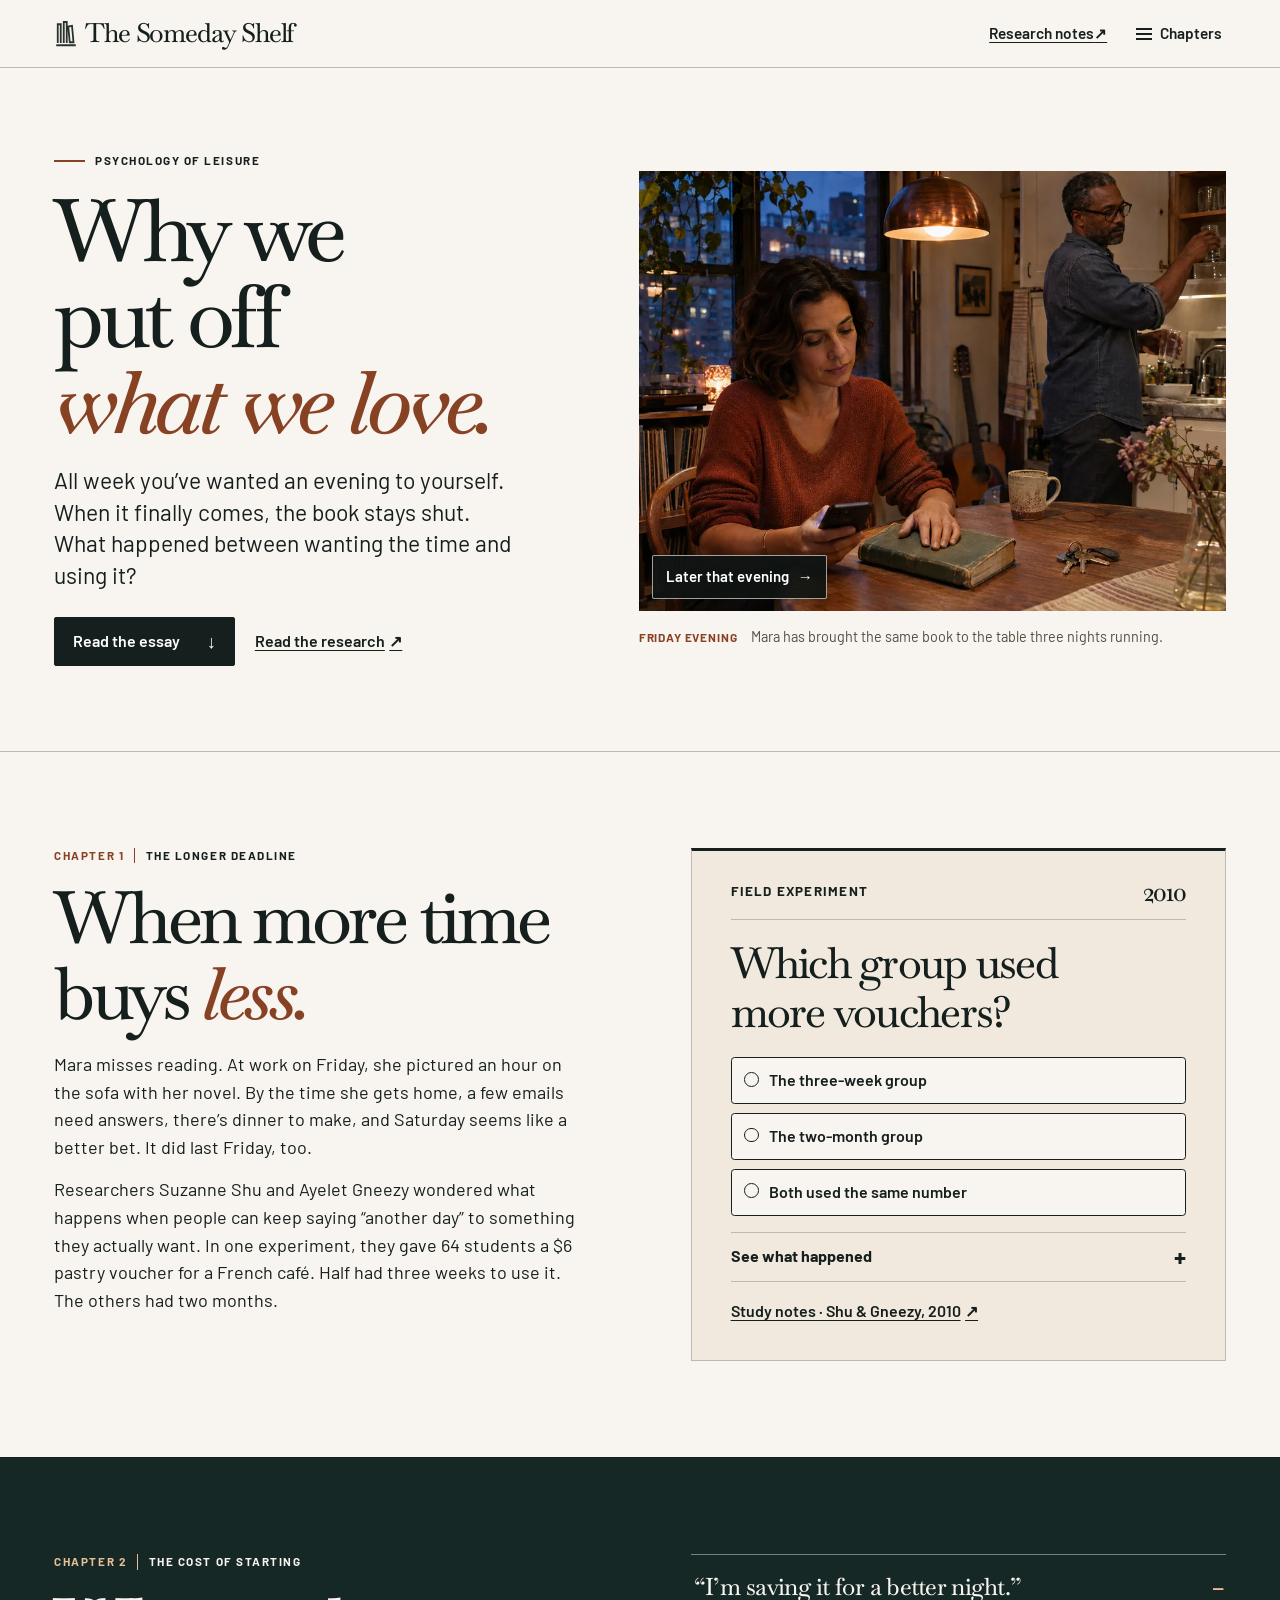
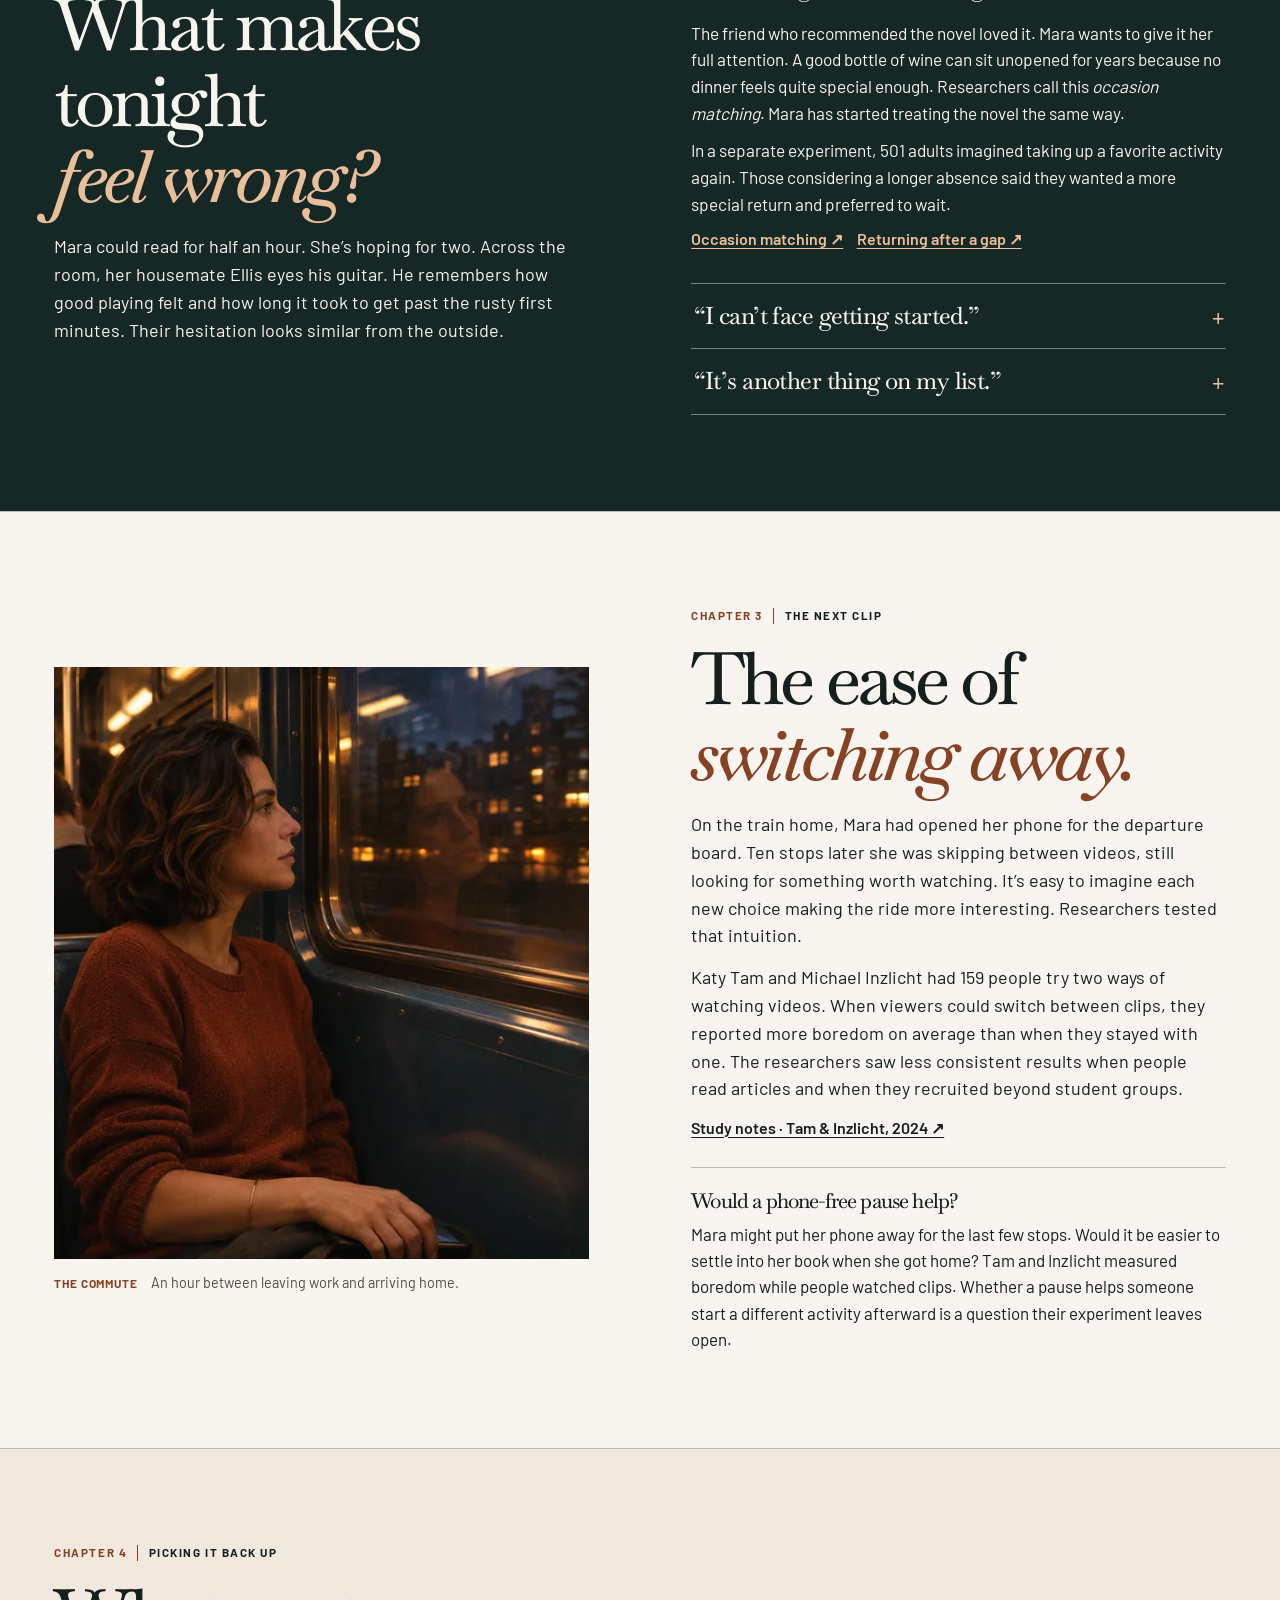
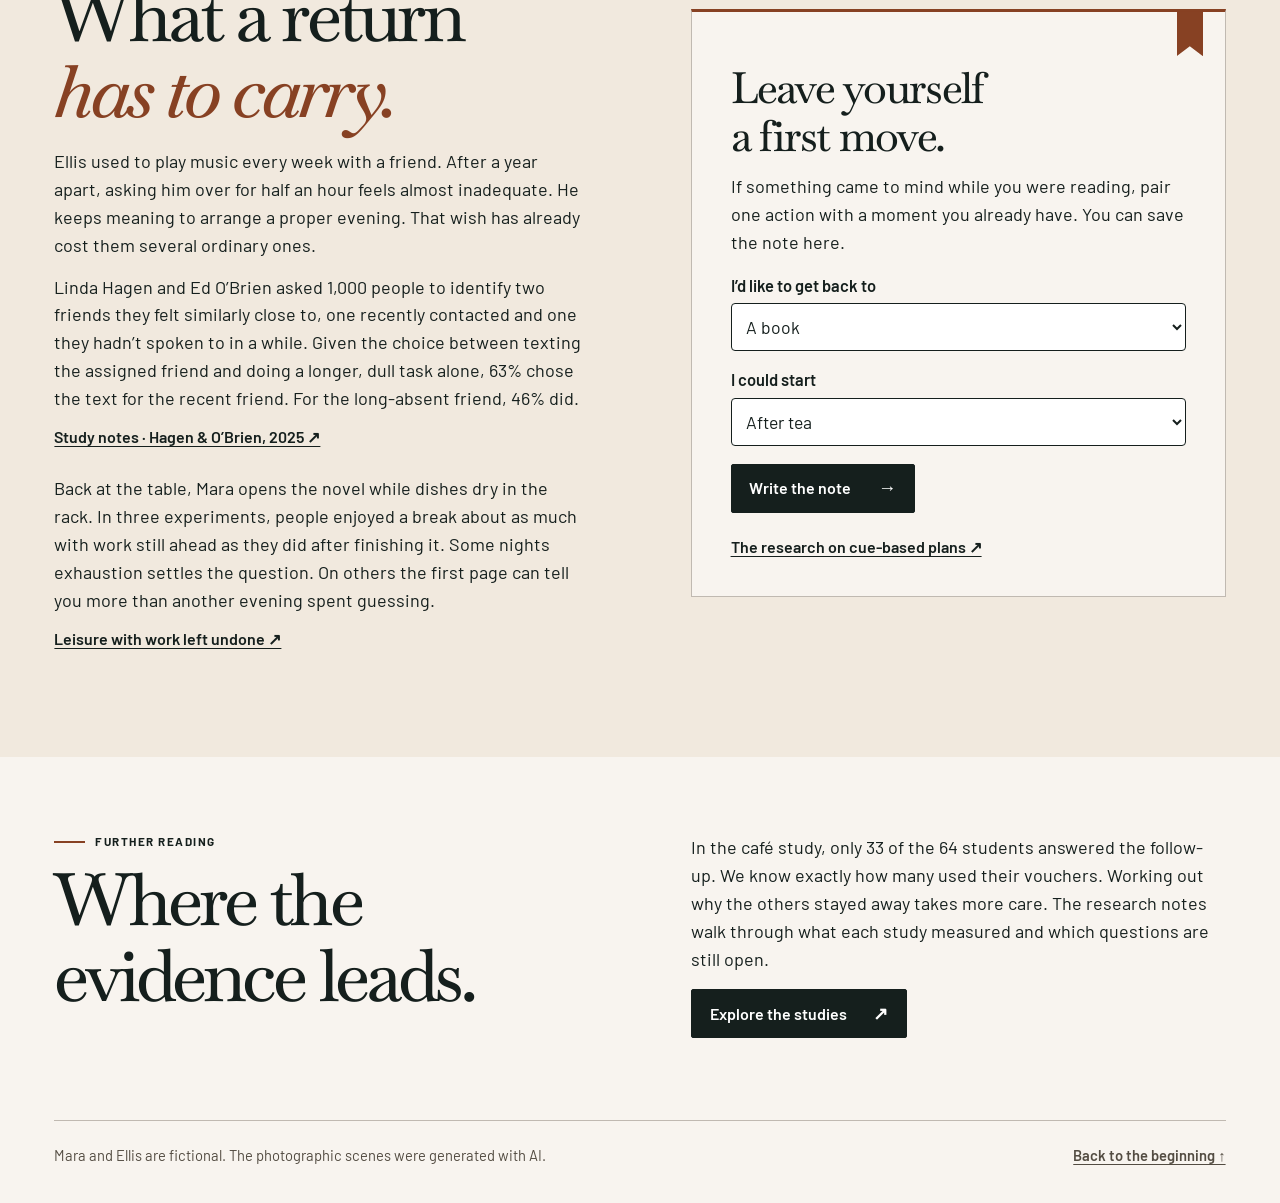
<file: index.html>
<!doctype html>
<html lang="en">
<head>
  <meta charset="utf-8">
  <meta name="viewport" content="width=device-width, initial-scale=1">
  <meta name="theme-color" content="#f6f4ef">
  <title>The Someday Shelf · Why we put off things we love</title>
  <meta name="description" content="An interactive essay on why we postpone leisure, save experiences for better occasions, and hesitate to return to people and activities we miss.">
  <meta property="og:title" content="The Someday Shelf">
  <meta property="og:description" content="The psychology of postponing what we want, told through one ordinary evening and the experiments that help explain it.">
  <meta property="og:image" content="https://jowidy.github.io/the-someday-shelf/assets/evening-960.webp">
  <link rel="icon" href="assets/mark.svg" type="image/svg+xml">
  <link rel="preload" href="assets/Baskervville.woff2" as="font" type="font/woff2" crossorigin>
  <link rel="stylesheet" href="style.css">
  <script src="story.js" defer></script>
</head>
<body id="top">
<a class="skip" href="#story">Skip to the story</a>
<header class="topbar">
  <div class="top-inner">
    <a class="brand" href="#top"><img src="assets/mark.svg" alt="" width="32" height="32">The Someday Shelf</a>
    <nav aria-label="Main navigation">
      <a class="top-research" href="research.html">Research notes <span aria-hidden="true">↗</span></a>
      <details id="chapter-menu">
        <summary><span class="menu-icon" aria-hidden="true"></span> Chapters</summary>
        <div class="menu-links"><a href="#story">1. The longer deadline</a><a href="#shelf">2. The cost of starting</a><a href="#phone">3. The next clip</a><a href="#bookmark">4. Picking it back up</a><a href="research.html">Research notes ↗</a></div>
      </details>
    </nav>
  </div>
  <progress id="progress" value="0" max="100" aria-hidden="true"></progress>
</header>
<main>
  <section class="hero wrap" aria-labelledby="hero-title">
    <div class="hero-copy">
      <p class="eyebrow"><span class="ink-rule" aria-hidden="true"></span>Psychology of leisure</p>
      <h1 id="hero-title">Why we put off<br><em>what we love.</em></h1>
      <p class="dek">All week you’ve wanted an evening to yourself. When it finally comes, the book stays shut. What happened between wanting the time and using it?</p>
      <div class="hero-actions"><a class="button primary" href="#story">Read the essay <span aria-hidden="true">↓</span></a><a class="quiet-link" href="research.html">Read the research <span aria-hidden="true">↗</span></a></div>
    </div>
    <figure class="hero-art">
      <div class="cover" id="evening-scene">
        <picture><source srcset="assets/evening-560.webp 560w, assets/evening-960.webp 960w, assets/evening-1440.webp 1440w" sizes="(min-width: 1200px) 590px, (min-width: 840px) 48vw, (min-width: 640px) 590px, 94vw"><img src="assets/evening-960.webp" width="1448" height="1086" fetchpriority="high" alt="Mara holds her phone at the kitchen table, one hand on a closed novel. Ellis puts away a glass. His guitar rests against the wall."></picture>
        <img class="later-frame" id="later-frame" width="1448" height="1086" loading="lazy" src="assets/later-560.webp" srcset="assets/later-560.webp 560w, assets/later-960.webp 960w, assets/later-1440.webp 1440w" sizes="(min-width: 840px) 50vw, 94vw" aria-hidden="true" alt="">
        <button class="only-js" id="scene-toggle" aria-expanded="false" aria-controls="later-caption"><span class="frame-label">Later that evening</span> <span aria-hidden="true">→</span></button>

      </div>
      <figcaption><span class="fig-index">Friday evening</span><span id="early-caption">Mara has brought the same book to the table three nights running.</span><span id="later-caption" hidden>The phone is face down. Mara reads while Ellis picks up his guitar.</span></figcaption>
    </figure>
  </section>

  <section id="story" class="chapter ticket-chapter">
    <div class="wrap story-grid">
      <div class="intro">
        <p class="eyebrow"><span>Chapter 1</span> The longer deadline</p>
        <h2>When more time<br>buys <em>less.</em></h2>
        <p>Mara misses reading. At work on Friday, she pictured an hour on the sofa with her novel. By the time she gets home, a few emails need answers, there’s dinner to make, and Saturday seems like a better bet. It did last Friday, too.</p>
        <p>Researchers Suzanne Shu and Ayelet Gneezy wondered what happens when people can keep saying “another day” to something they actually want. In one experiment, they gave 64 students a $6 pastry voucher for a French café. Half had three weeks to use it. The others had two months.</p>
      </div>
      <div class="ticket" id="ticket">
        <div class="ticket-head"><span>Field experiment</span><strong>2010</strong></div>
        <h3>Which group used more vouchers?</h3>
        <div class="guess-list only-js" role="group" aria-label="Predict the result">
          <button data-guess="short" aria-pressed="false">The three-week group</button>
          <button data-guess="long" aria-pressed="false">The two-month group</button>
          <button data-guess="same" aria-pressed="false">Both used the same number</button>
        </div>
        <details id="answer"><summary>See what happened</summary>
          <div class="answer-body"><p id="verdict" aria-live="polite">More of the students with the earlier deadline redeemed their vouchers.</p>
            <figure class="chart"><figcaption>Vouchers redeemed</figcaption>
              <div class="bar-label"><span>Three weeks</span> <b>10 of 32</b></div><div class="bar"><i style="--share:31.25%"></i></div>
              <div class="bar-label"><span>Two months</span> <b>2 of 32</b></div><div class="bar"><i style="--share:6.25%"></i></div>
            </figure>
            <p>A separate group expected the longer window to help. In the follow-up, some students who missed out said they kept thinking they could go later.</p>
          </div>
        </details>
        <a class="source" href="research.html#voucher">Study notes · Shu &amp; Gneezy, 2010 <span aria-hidden="true">↗</span></a>
      </div>
    </div>
  </section>

  <section id="shelf" class="chapter shelf-chapter">
    <div class="wrap shelf-layout">
      <div class="intro"><p class="eyebrow"><span>Chapter 2</span> The cost of starting</p>
        <h2>What makes tonight<br><em>feel wrong?</em></h2>
        <p>Mara could read for half an hour. She’s hoping for two. Across the room, her housemate Ellis eyes his guitar. He remembers how good playing felt and how long it took to get past the rusty first minutes. Their hesitation looks similar from the outside.</p>

      </div>
      <div class="spines">
        <details name="hesitation" class="mechanism" open><summary><span>“I’m saving it for a better night.”</span></summary><div>
          <p>The friend who recommended the novel loved it. Mara wants to give it her full attention. A good bottle of wine can sit unopened for years because no dinner feels quite special enough. Researchers call this <em>occasion matching</em>. Mara has started treating the novel the same way.</p>
          <p>In a separate experiment, 501 adults imagined taking up a favorite activity again. Those considering a longer absence said they wanted a more special return and preferred to wait.</p>
          <a class="source" href="research.html#occasion">Occasion matching ↗</a> <a class="source" href="research.html#return">Returning after a gap ↗</a>
        </div></details>
        <details name="hesitation" class="mechanism"><summary><span>“I can’t face getting started.”</span></summary><div>
          <p>Ellis has a recording of a half-finished song. Listening to it means finding the session, tuning the guitar and hearing the passage he couldn’t get right last time. Scrolling asks less of him right now, even though he’d rather spend the evening playing.</p>
          <p>Wouter Kool and his colleagues gave people a choice between laboratory tasks. People often picked the one that asked them to switch rules less often. For Ellis, the interesting question is how much of the effort comes before he plays a note. Would he reach for the guitar after dinner if it were already in tune?</p>
          <a class="source" href="research.html#effort">Study notes · Kool and colleagues, 2010 ↗</a>
        </div></details>
        <details name="hesitation" class="mechanism"><summary><span>“It’s another thing on my list.”</span></summary><div>
          <p>Mara kept a reading list so she could choose a book when the mood struck. Now she wants the newest book on it and feels obliged to read the oldest. If someone told her what she had to read, she might want to pick something else just to keep the choice hers. Psychologists call that impulse <em>reactance</em>. Whether a list you wrote yourself can create the same pressure is an open question.</p>
          <p>A coffee break offers a clue about how leisure starts to feel like work. In one campus study, students who came for coffee and a cookie enjoyed the break more when they could drop in during a two-hour window than when they had chosen an exact time.</p>
          <a class="source" href="research.html#schedule">Scheduling leisure ↗</a> <a class="source" href="research.html#reactance">What reactance studies tested ↗</a>
        </div></details>
      </div>
    </div>
  </section>

  <section id="phone" class="chapter phone-chapter">
    <div class="wrap story-grid phone-grid">
      <figure class="phone-fig"><img src="assets/commute-560.webp" srcset="assets/commute-560.webp 560w, assets/commute-960.webp 960w" sizes="(min-width: 840px) 39vw, 94vw" width="896" height="1120" loading="lazy" alt="On the train, Mara looks past her reflection toward the lights outside. Her phone is in her lap."><figcaption><span class="fig-index">The commute</span> An hour between leaving work and arriving home.</figcaption></figure>
      <div class="intro"><p class="eyebrow"><span>Chapter 3</span> The next clip</p>
        <h2>The ease of<br><em>switching away.</em></h2>
        <p>On the train home, Mara had opened her phone for the departure board. Ten stops later she was skipping between videos, still looking for something worth watching. It’s easy to imagine each new choice making the ride more interesting. Researchers tested that intuition.</p>
        <p>Katy Tam and Michael Inzlicht had 159 people try two ways of watching videos. When viewers could switch between clips, they reported more boredom on average than when they stayed with one. The researchers saw less consistent results when people read articles and when they recruited beyond student groups.</p>
        <a class="source" href="research.html#switch">Study notes · Tam &amp; Inzlicht, 2024 ↗</a>
        <aside class="aside-note"><h3>Would a phone-free pause help?</h3><p>Mara might put her phone away for the last few stops. Would it be easier to settle into her book when she got home? Tam and Inzlicht measured boredom while people watched clips. Whether a pause helps someone start a different activity afterward is a question their experiment leaves open.</p></aside>
      </div>
    </div>
  </section>

  <section id="bookmark" class="chapter end-chapter">
    <div class="wrap story-grid">
      <div class="intro"><p class="eyebrow"><span>Chapter 4</span> Picking it back up</p>
        <h2>What a return<br><em>has to carry.</em></h2>
        <p>Ellis used to play music every week with a friend. After a year apart, asking him over for half an hour feels almost inadequate. He keeps meaning to arrange a proper evening. That wish has already cost them several ordinary ones.</p>
        <p>Linda Hagen and Ed O’Brien asked 1,000 people to identify two friends they felt similarly close to, one recently contacted and one they hadn’t spoken to in a while. Given the choice between texting the assigned friend and doing a longer, dull task alone, 63% chose the text for the recent friend. For the long-absent friend, 46% did.</p>
        <a class="source" href="research.html#return">Study notes · Hagen &amp; O’Brien, 2025 ↗</a>
        <p>Back at the table, Mara opens the novel while dishes dry in the rack. In three experiments, people enjoyed a break about as much with work still ahead as they did after finishing it. Some nights exhaustion settles the question. On others the first page can tell you more than another evening spent guessing.</p><a class="source" href="research.html#background">Leisure with work left undone ↗</a>
      </div>
      <div class="bookmark-card">
        <span class="ribbon" aria-hidden="true"></span>
        <h3>Leave yourself<br>a first move.</h3>
        <p>If something came to mind while you were reading, pair one action with a moment you already have. You can save the note here.</p>
        <form id="bookmark-form" class="only-js">
          <label for="pastime">I’d like to get back to</label>
          <select id="pastime" name="pastime"><option value="book">A book</option><option value="game">A game</option><option value="music">An album</option><option value="draw">Drawing</option><option value="guitar">Playing guitar</option><option value="friend">A friendship</option></select>
          <label for="cue">I could start</label>
          <select id="cue" name="cue"><option value="tea">After tea</option><option value="dinner">After dinner</option><option value="weekend">This weekend</option></select>
          <button class="button primary" type="submit">Write the note <span aria-hidden="true">→</span></button>
        </form>
        <noscript><p>A note on paper works too. “After tea, I’ll open my book and read one page. Then I can stop or keep going.”</p></noscript>
        <div id="bookmark-out" hidden><h4 id="bookmark-title" tabindex="-1">A note to myself</h4><p id="plan-text"></p><div class="save-actions"><button id="keep-plan" type="button">Save on this device</button><button id="clear-plan" type="button">Remove saved copy</button></div><p id="plan-status" class="status" role="status"></p></div>
        <a class="source" href="research.html#plans">The research on cue-based plans ↗</a>
      </div>
    </div>
  </section>
  <section class="afterword wrap">
    <div><p class="eyebrow"><span class="ink-rule" aria-hidden="true"></span>Further reading</p><h2>Where the evidence leads.</h2></div>
    <div><p>In the café study, only 33 of the 64 students answered the follow-up. We know exactly how many used their vouchers. Working out why the others stayed away takes more care. The research notes walk through what each study measured and which questions are still open.</p>
    <a class="button primary" href="research.html">Explore the studies <span aria-hidden="true">↗</span></a></div>
  </section>
</main>
<footer class="colophon wrap"><span>Mara and Ellis are fictional. The photographic scenes were generated with AI.</span><a href="#top">Back to the beginning ↑</a></footer>
</body></html>
</file>
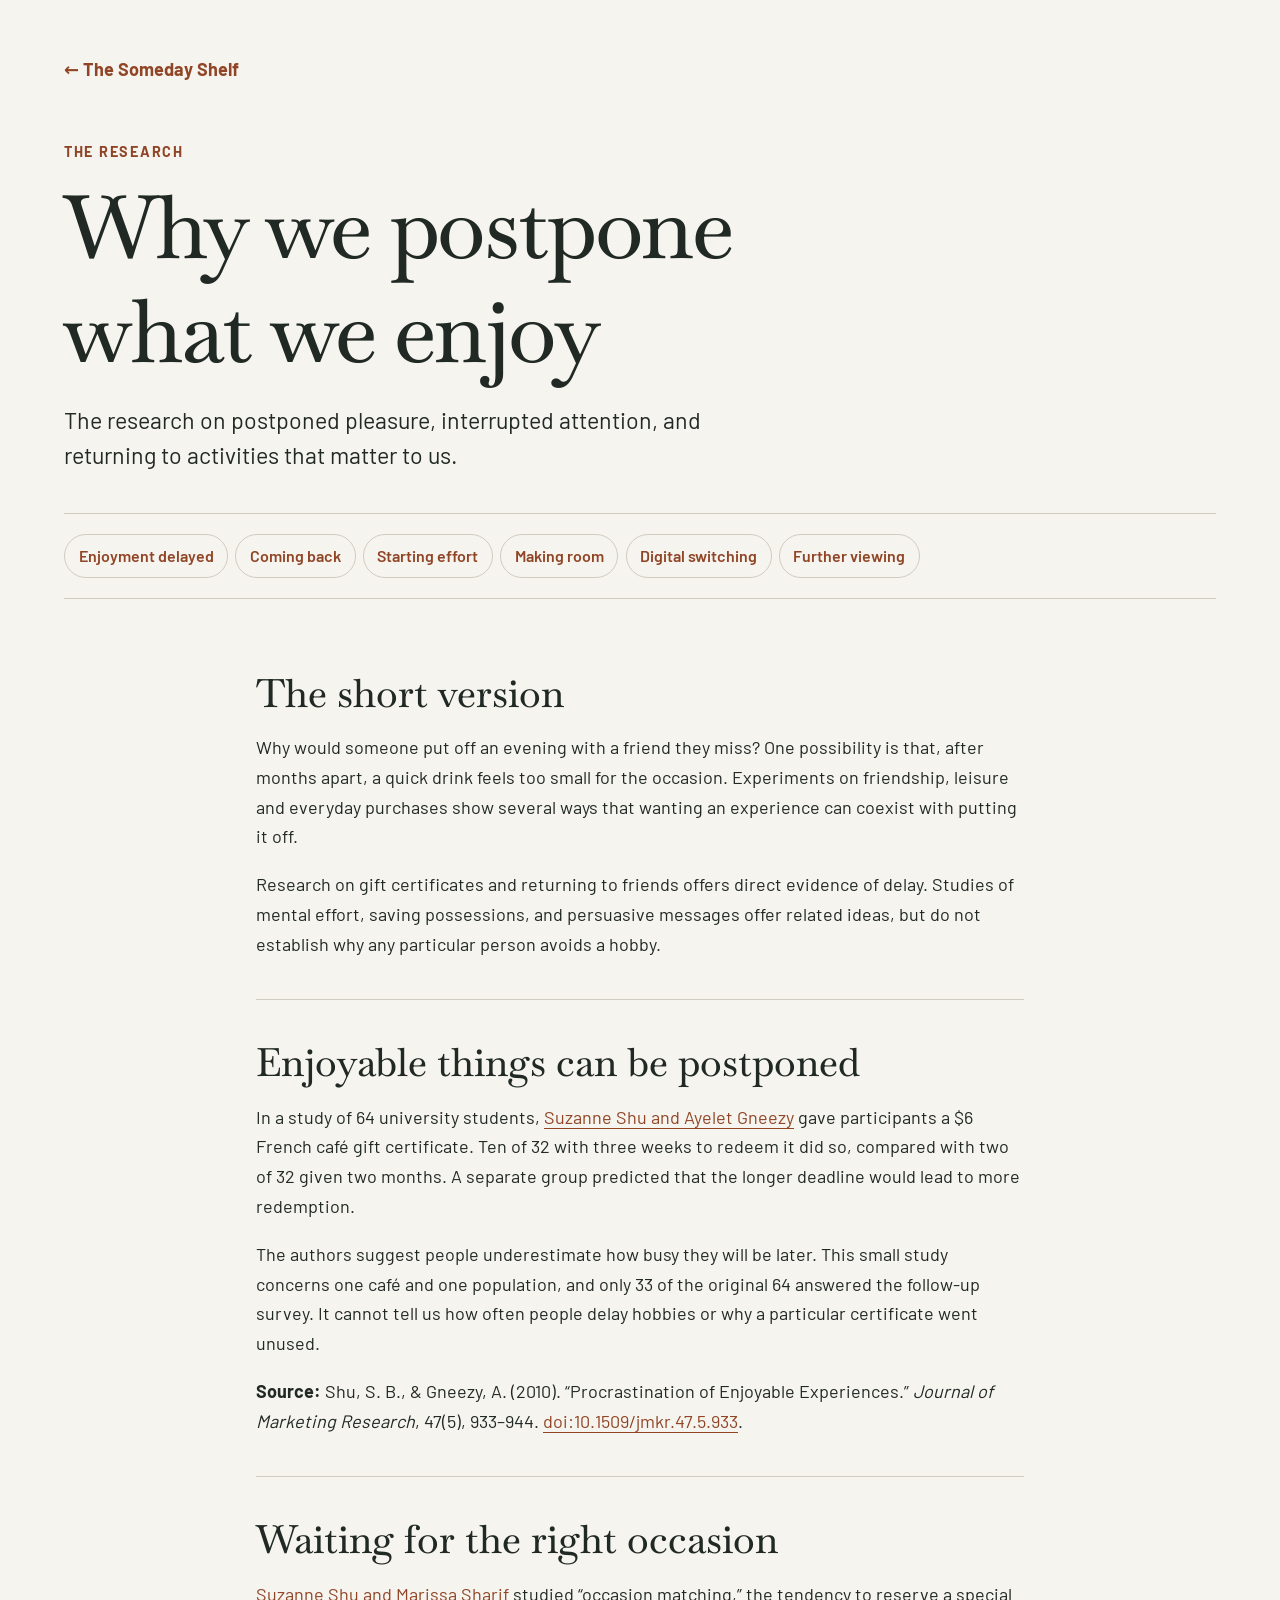
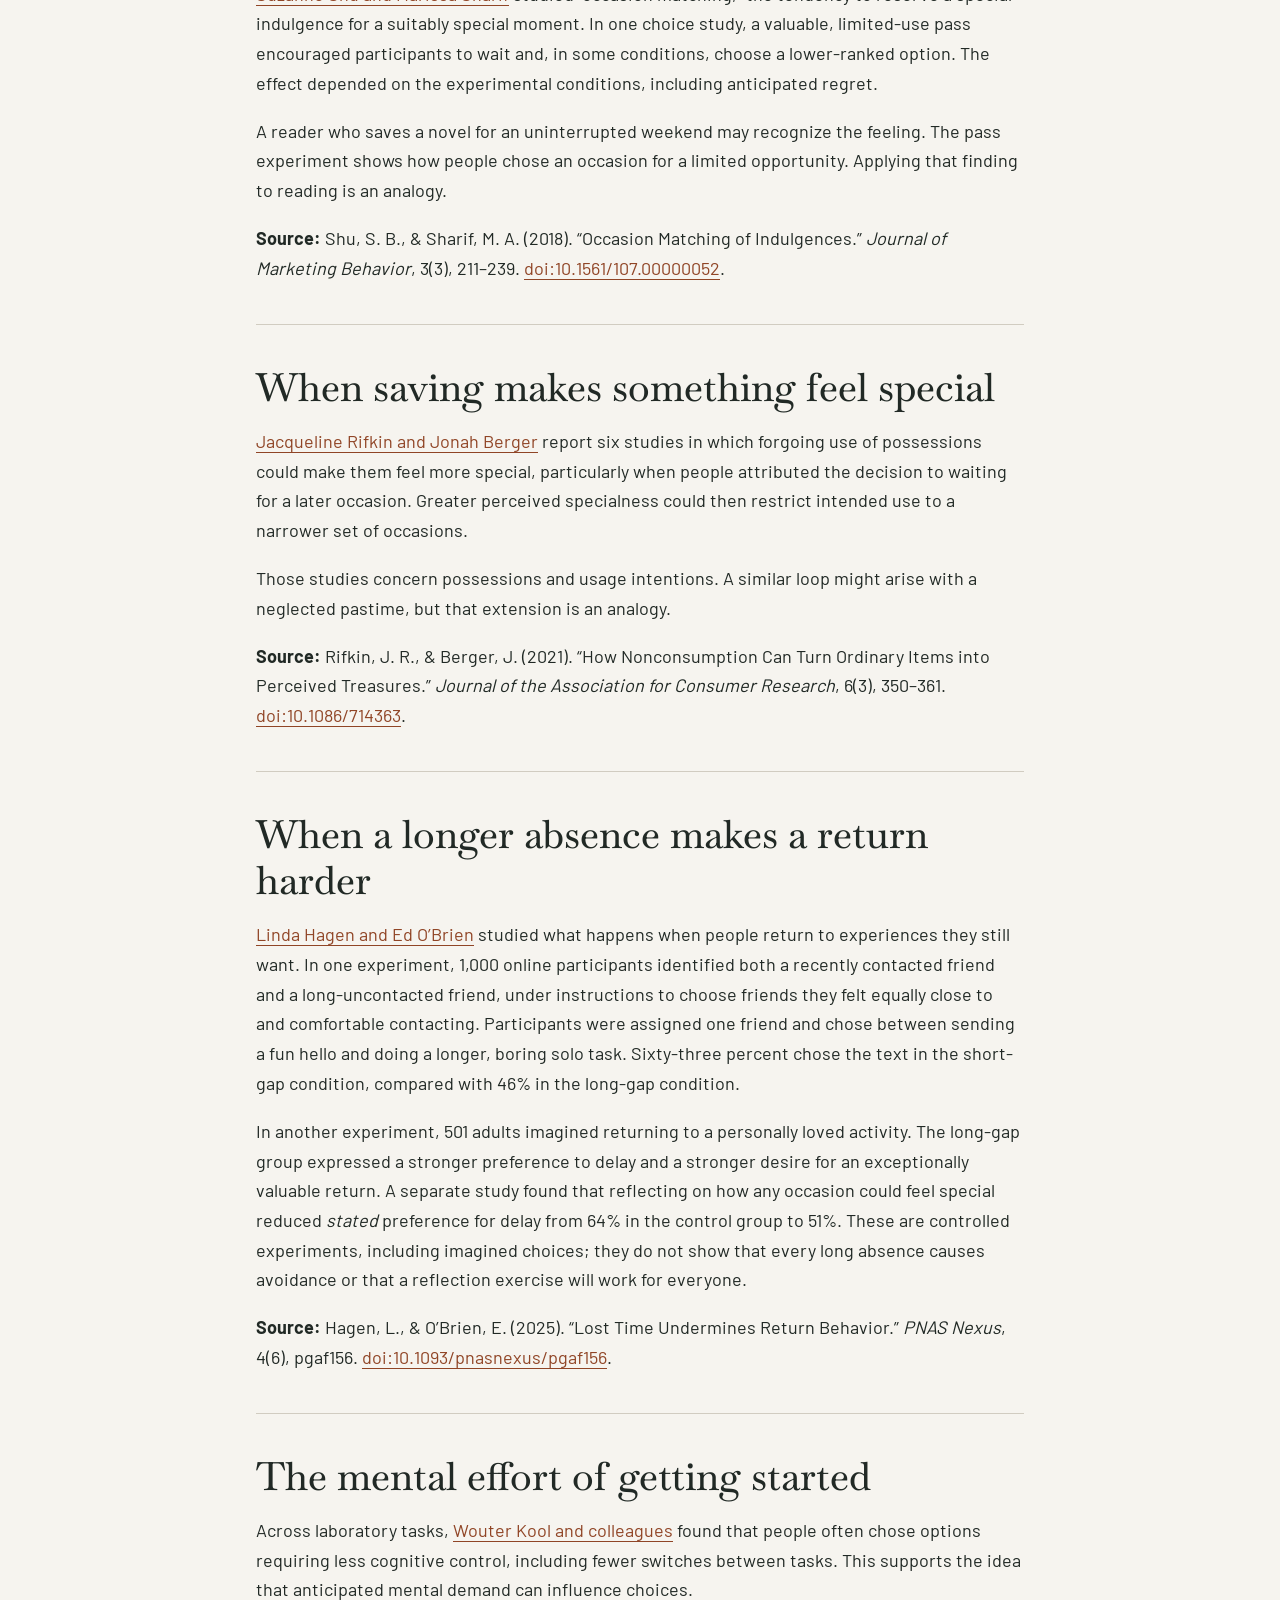
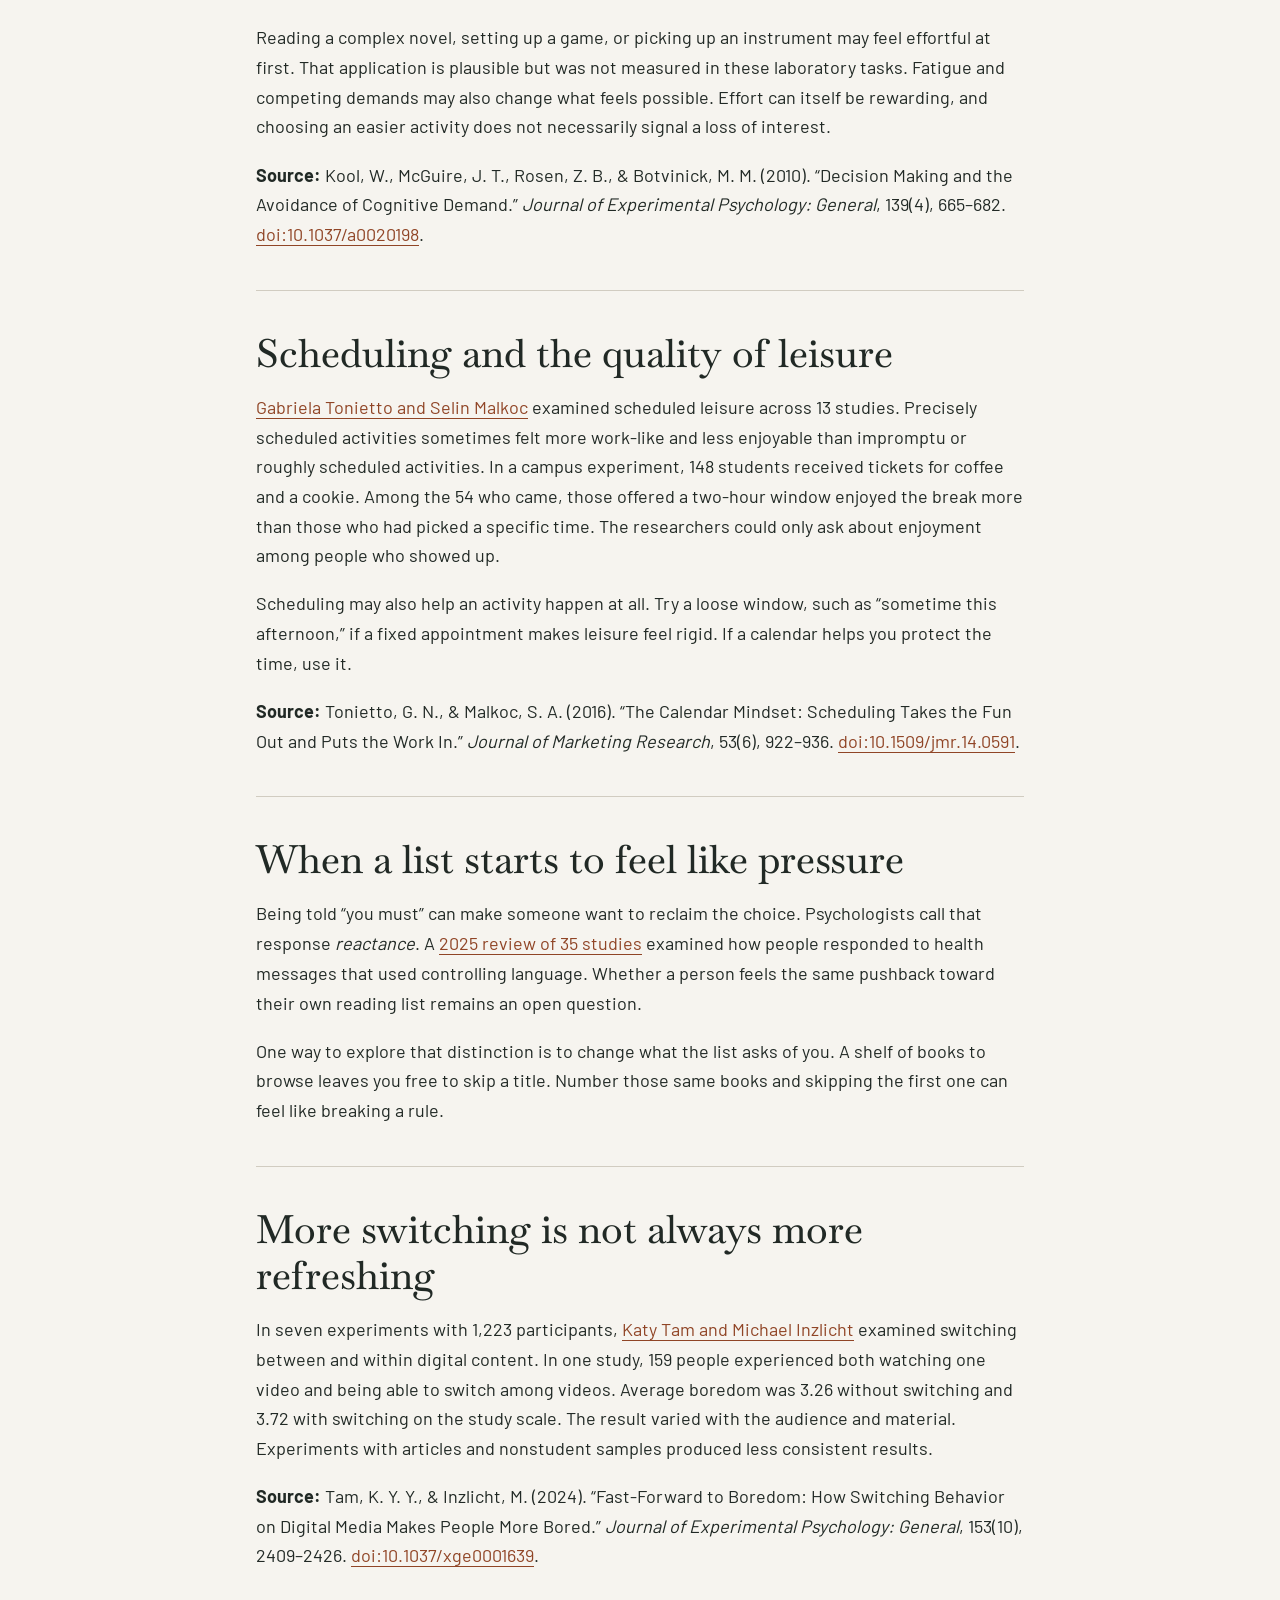
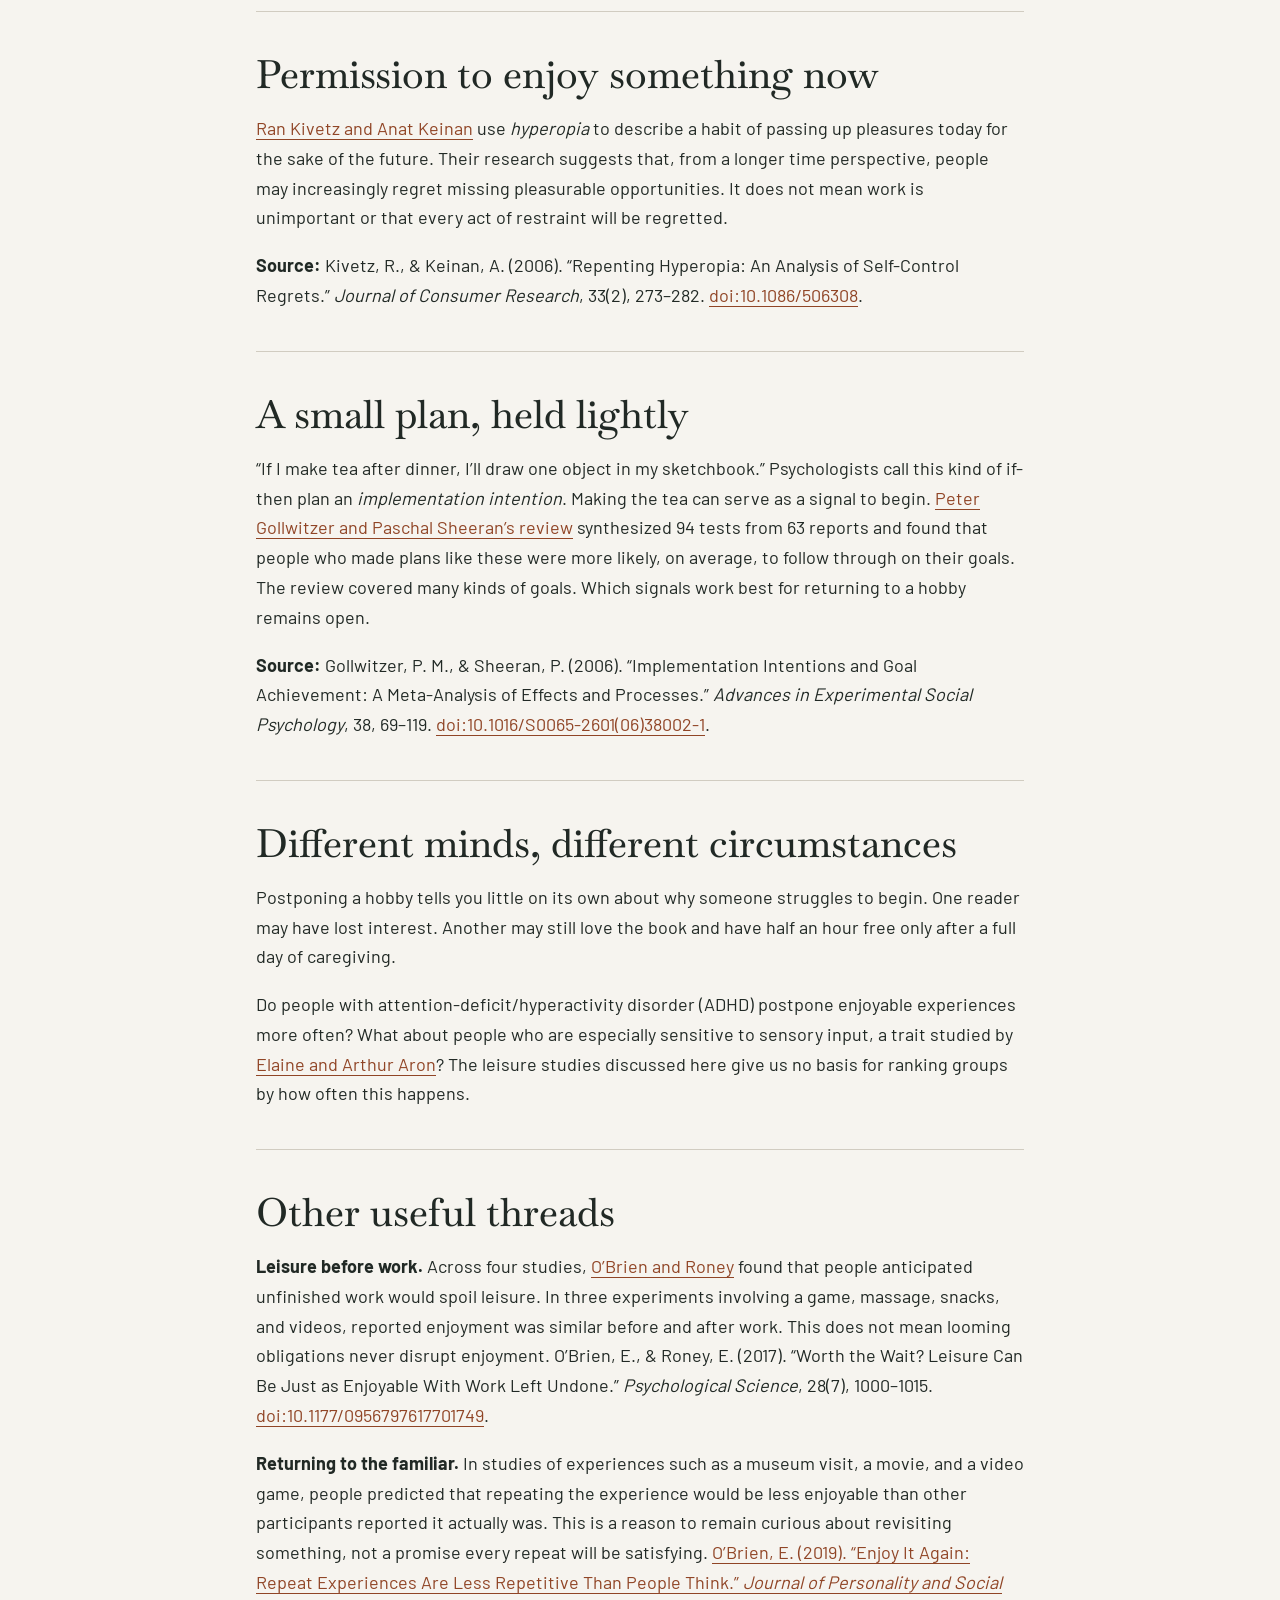
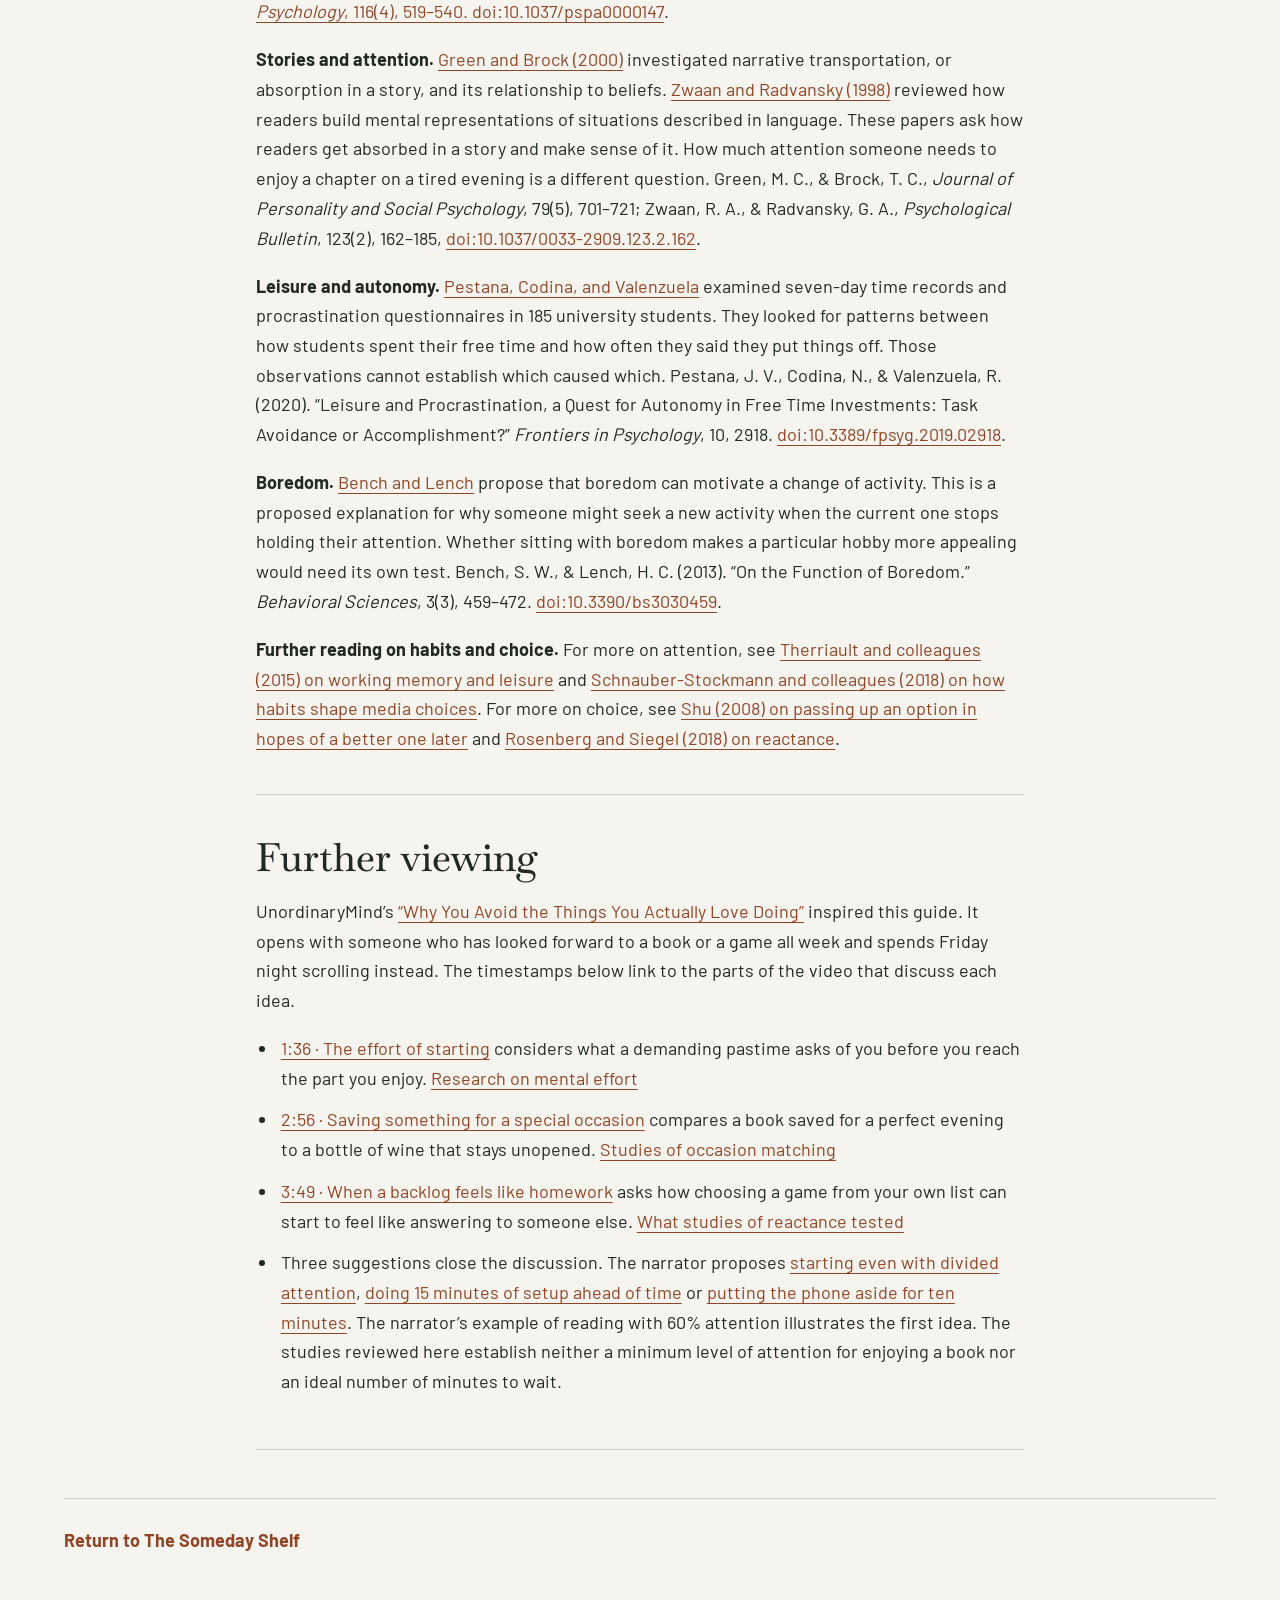
<file: research.html>
<!doctype html>
<html lang="en">
<head>
<meta charset="utf-8"><meta name="viewport" content="width=device-width, initial-scale=1"><title>Research notes | The Someday Shelf</title><meta name="description" content="A guide to the research on putting off enjoyable experiences, and what it can and cannot tell us."><link rel="icon" href="assets/mark.svg" type="image/svg+xml"><link rel="stylesheet" href="research.css">
</head>
<body>
<div class="research">
<header class="research-head"><a href="index.html">← The Someday Shelf</a><p>THE RESEARCH</p><h1>Why we postpone what we enjoy</h1><p>The research on postponed pleasure, interrupted attention, and returning to activities that matter to us.</p></header>
<nav class="research-nav" aria-label="Research topics"><a href="#voucher">Enjoyment delayed</a> <a href="#return">Coming back</a> <a href="#effort">Starting effort</a> <a href="#schedule">Making room</a> <a href="#switch">Digital switching</a> <a href="#video">Further viewing</a></nav>
<main>
<section><h2>The short version</h2><p>Why would someone put off an evening with a friend they miss? One possibility is that, after months apart, a quick drink feels too small for the occasion. Experiments on friendship, leisure and everyday purchases show several ways that wanting an experience can coexist with putting it off.</p><p>Research on gift certificates and returning to friends offers direct evidence of delay. Studies of mental effort, saving possessions, and persuasive messages offer related ideas, but do not establish why any particular person avoids a hobby.</p></section>
<section id="voucher"><h2>Enjoyable things can be postponed</h2><p>In a study of 64 university students, <a href="https://www.anderson.ucla.edu/documents/sites/faculty/review%20publications/research/Shu-Gneezy_ProcrastinationofEnjoyable_2010.pdf">Suzanne Shu and Ayelet Gneezy</a> gave participants a $6 French café gift certificate. Ten of 32 with three weeks to redeem it did so, compared with two of 32 given two months. A separate group predicted that the longer deadline would lead to more redemption.</p><p>The authors suggest people underestimate how busy they will be later. This small study concerns one café and one population, and only 33 of the original 64 answered the follow-up survey. It cannot tell us how often people delay hobbies or why a particular certificate went unused.</p><p><strong>Source:</strong> Shu, S. B., &amp; Gneezy, A. (2010). “Procrastination of Enjoyable Experiences.” <em>Journal of Marketing Research</em>, 47(5), 933–944. <a href="https://doi.org/10.1509/jmkr.47.5.933">doi:10.1509/jmkr.47.5.933</a>.</p></section>
<section id="occasion"><h2>Waiting for the right occasion</h2><p><a href="https://anderson-review.ucla.edu/wp-content/uploads/2021/03/Shu_OccasionMatch_2018.pdf">Suzanne Shu and Marissa Sharif</a> studied “occasion matching,” the tendency to reserve a special indulgence for a suitably special moment. In one choice study, a valuable, limited-use pass encouraged participants to wait and, in some conditions, choose a lower-ranked option. The effect depended on the experimental conditions, including anticipated regret.</p><p>A reader who saves a novel for an uninterrupted weekend may recognize the feeling. The pass experiment shows how people chose an occasion for a limited opportunity. Applying that finding to reading is an analogy.</p><p><strong>Source:</strong> Shu, S. B., &amp; Sharif, M. A. (2018). “Occasion Matching of Indulgences.” <em>Journal of Marketing Behavior</em>, 3(3), 211–239. <a href="https://doi.org/10.1561/107.00000052">doi:10.1561/107.00000052</a>.</p></section>
<section id="nonuse"><h2>When saving makes something feel special</h2><p><a href="https://www.journals.uchicago.edu/doi/10.1086/714363">Jacqueline Rifkin and Jonah Berger</a> report six studies in which forgoing use of possessions could make them feel more special, particularly when people attributed the decision to waiting for a later occasion. Greater perceived specialness could then restrict intended use to a narrower set of occasions.</p><p>Those studies concern possessions and usage intentions. A similar loop might arise with a neglected pastime, but that extension is an analogy.</p><p><strong>Source:</strong> Rifkin, J. R., &amp; Berger, J. (2021). “How Nonconsumption Can Turn Ordinary Items into Perceived Treasures.” <em>Journal of the Association for Consumer Research</em>, 6(3), 350–361. <a href="https://doi.org/10.1086/714363">doi:10.1086/714363</a>.</p></section>
<section id="return"><h2>When a longer absence makes a return harder</h2><p><a href="https://pmc.ncbi.nlm.nih.gov/articles/PMC12199251/">Linda Hagen and Ed O’Brien</a> studied what happens when people return to experiences they still want. In one experiment, 1,000 online participants identified both a recently contacted friend and a long-uncontacted friend, under instructions to choose friends they felt equally close to and comfortable contacting. Participants were assigned one friend and chose between sending a fun hello and doing a longer, boring solo task. Sixty-three percent chose the text in the short-gap condition, compared with 46% in the long-gap condition.</p><p>In another experiment, 501 adults imagined returning to a personally loved activity. The long-gap group expressed a stronger preference to delay and a stronger desire for an exceptionally valuable return. A separate study found that reflecting on how any occasion could feel special reduced <em>stated</em> preference for delay from 64% in the control group to 51%. These are controlled experiments, including imagined choices; they do not show that every long absence causes avoidance or that a reflection exercise will work for everyone.</p><p><strong>Source:</strong> Hagen, L., &amp; O’Brien, E. (2025). “Lost Time Undermines Return Behavior.” <em>PNAS Nexus</em>, 4(6), pgaf156. <a href="https://doi.org/10.1093/pnasnexus/pgaf156">doi:10.1093/pnasnexus/pgaf156</a>.</p></section>
<section id="effort"><h2>The mental effort of getting started</h2><p>Across laboratory tasks, <a href="https://pmc.ncbi.nlm.nih.gov/articles/PMC2970648/">Wouter Kool and colleagues</a> found that people often chose options requiring less cognitive control, including fewer switches between tasks. This supports the idea that anticipated mental demand can influence choices.</p><p>Reading a complex novel, setting up a game, or picking up an instrument may feel effortful at first. That application is plausible but was not measured in these laboratory tasks. Fatigue and competing demands may also change what feels possible. Effort can itself be rewarding, and choosing an easier activity does not necessarily signal a loss of interest.</p><p><strong>Source:</strong> Kool, W., McGuire, J. T., Rosen, Z. B., &amp; Botvinick, M. M. (2010). “Decision Making and the Avoidance of Cognitive Demand.” <em>Journal of Experimental Psychology: General</em>, 139(4), 665–682. <a href="https://doi.org/10.1037/a0020198">doi:10.1037/a0020198</a>.</p></section>
<section id="schedule"><h2>Scheduling and the quality of leisure</h2><p><a href="https://bpb-us-w2.wpmucdn.com/u.osu.edu/dist/d/37041/files/2016/12/Tonietto-and-Malkoc-JMR-2016-2b6lj4e.pdf">Gabriela Tonietto and Selin Malkoc</a> examined scheduled leisure across 13 studies. Precisely scheduled activities sometimes felt more work-like and less enjoyable than impromptu or roughly scheduled activities. In a campus experiment, 148 students received tickets for coffee and a cookie. Among the 54 who came, those offered a two-hour window enjoyed the break more than those who had picked a specific time. The researchers could only ask about enjoyment among people who showed up.</p><p>Scheduling may also help an activity happen at all. Try a loose window, such as “sometime this afternoon,” if a fixed appointment makes leisure feel rigid. If a calendar helps you protect the time, use it.</p><p><strong>Source:</strong> Tonietto, G. N., &amp; Malkoc, S. A. (2016). “The Calendar Mindset: Scheduling Takes the Fun Out and Puts the Work In.” <em>Journal of Marketing Research</em>, 53(6), 922–936. <a href="https://doi.org/10.1509/jmr.14.0591">doi:10.1509/jmr.14.0591</a>.</p></section>
<section id="reactance"><h2>When a list starts to feel like pressure</h2><p>Being told “you must” can make someone want to reclaim the choice. Psychologists call that response <em>reactance</em>. A <a href="https://doi.org/10.1093/joc/jqaf004">2025 review of 35 studies</a> examined how people responded to health messages that used controlling language. Whether a person feels the same pushback toward their own reading list remains an open question.</p><p>One way to explore that distinction is to change what the list asks of you. A shelf of books to browse leaves you free to skip a title. Number those same books and skipping the first one can feel like breaking a rule.</p></section>
<section id="switch"><h2>More switching is not always more refreshing</h2><p>In seven experiments with 1,223 participants, <a href="https://static1.squarespace.com/static/550b09eae4b0147d03eda40d/t/67815f657379b710c3caf7d8/1736531823011/Fast-forward-to-boredom.pdf">Katy Tam and Michael Inzlicht</a> examined switching between and within digital content. In one study, 159 people experienced both watching one video and being able to switch among videos. Average boredom was 3.26 without switching and 3.72 with switching on the study scale. The result varied with the audience and material. Experiments with articles and nonstudent samples produced less consistent results.</p><p><strong>Source:</strong> Tam, K. Y. Y., &amp; Inzlicht, M. (2024). “Fast-Forward to Boredom: How Switching Behavior on Digital Media Makes People More Bored.” <em>Journal of Experimental Psychology: General</em>, 153(10), 2409–2426. <a href="https://doi.org/10.1037/xge0001639">doi:10.1037/xge0001639</a>.</p></section>
<section id="hyperopia"><h2>Permission to enjoy something now</h2><p><a href="https://academic.oup.com/jcr/article-abstract/33/2/273/1849580">Ran Kivetz and Anat Keinan</a> use <em>hyperopia</em> to describe a habit of passing up pleasures today for the sake of the future. Their research suggests that, from a longer time perspective, people may increasingly regret missing pleasurable opportunities. It does not mean work is unimportant or that every act of restraint will be regretted.</p><p><strong>Source:</strong> Kivetz, R., &amp; Keinan, A. (2006). “Repenting Hyperopia: An Analysis of Self-Control Regrets.” <em>Journal of Consumer Research</em>, 33(2), 273–282. <a href="https://doi.org/10.1086/506308">doi:10.1086/506308</a>.</p></section>
<section id="plans"><h2>A small plan, held lightly</h2><p>“If I make tea after dinner, I’ll draw one object in my sketchbook.” Psychologists call this kind of if-then plan an <em>implementation intention</em>. Making the tea can serve as a signal to begin. <a href="https://doi.org/10.1016/S0065-2601(06)38002-1">Peter Gollwitzer and Paschal Sheeran’s review</a> synthesized 94 tests from 63 reports and found that people who made plans like these were more likely, on average, to follow through on their goals. The review covered many kinds of goals. Which signals work best for returning to a hobby remains open.</p><p><strong>Source:</strong> Gollwitzer, P. M., &amp; Sheeran, P. (2006). “Implementation Intentions and Goal Achievement: A Meta-Analysis of Effects and Processes.” <em>Advances in Experimental Social Psychology</em>, 38, 69–119. <a href="https://doi.org/10.1016/S0065-2601(06)38002-1">doi:10.1016/S0065-2601(06)38002-1</a>.</p></section>
<section id="differences"><h2>Different minds, different circumstances</h2><p>Postponing a hobby tells you little on its own about why someone struggles to begin. One reader may have lost interest. Another may still love the book and have half an hour free only after a full day of caregiving.</p><p>Do people with attention-deficit/hyperactivity disorder (ADHD) postpone enjoyable experiences more often? What about people who are especially sensitive to sensory input, a trait studied by <a href="https://doi.org/10.1037/0022-3514.73.2.345">Elaine and Arthur Aron</a>? The leisure studies discussed here give us no basis for ranking groups by how often this happens.</p></section>
<section id="background"><h2>Other useful threads</h2><p><strong>Leisure before work.</strong> Across four studies, <a href="https://doi.org/10.1177/0956797617701749">O’Brien and Roney</a> found that people anticipated unfinished work would spoil leisure. In three experiments involving a game, massage, snacks, and videos, reported enjoyment was similar before and after work. This does not mean looming obligations never disrupt enjoyment. O’Brien, E., &amp; Roney, E. (2017). “Worth the Wait? Leisure Can Be Just as Enjoyable With Work Left Undone.” <em>Psychological Science</em>, 28(7), 1000–1015. <a href="https://doi.org/10.1177/0956797617701749">doi:10.1177/0956797617701749</a>.</p>
<p><strong>Returning to the familiar.</strong> In studies of experiences such as a museum visit, a movie, and a video game, people predicted that repeating the experience would be less enjoyable than other participants reported it actually was. This is a reason to remain curious about revisiting something, not a promise every repeat will be satisfying. <a href="https://pubmed.ncbi.nlm.nih.gov/30896242/">O’Brien, E. (2019). “Enjoy It Again: Repeat Experiences Are Less Repetitive Than People Think.” <em>Journal of Personality and Social Psychology</em>, 116(4), 519–540. doi:10.1037/pspa0000147</a>.</p>
<p><strong>Stories and attention.</strong> <a href="https://doi.org/10.1037/0022-3514.79.5.701">Green and Brock (2000)</a> investigated narrative transportation, or absorption in a story, and its relationship to beliefs. <a href="https://pubmed.ncbi.nlm.nih.gov/9522683/">Zwaan and Radvansky (1998)</a> reviewed how readers build mental representations of situations described in language. These papers ask how readers get absorbed in a story and make sense of it. How much attention someone needs to enjoy a chapter on a tired evening is a different question. Green, M. C., &amp; Brock, T. C., <em>Journal of Personality and Social Psychology</em>, 79(5), 701–721; Zwaan, R. A., &amp; Radvansky, G. A., <em>Psychological Bulletin</em>, 123(2), 162–185, <a href="https://doi.org/10.1037/0033-2909.123.2.162">doi:10.1037/0033-2909.123.2.162</a>.</p>
<p><strong>Leisure and autonomy.</strong> <a href="https://www.frontiersin.org/journals/psychology/articles/10.3389/fpsyg.2019.02918/full">Pestana, Codina, and Valenzuela</a> examined seven-day time records and procrastination questionnaires in 185 university students. They looked for patterns between how students spent their free time and how often they said they put things off. Those observations cannot establish which caused which. Pestana, J. V., Codina, N., &amp; Valenzuela, R. (2020). “Leisure and Procrastination, a Quest for Autonomy in Free Time Investments: Task Avoidance or Accomplishment?” <em>Frontiers in Psychology</em>, 10, 2918. <a href="https://doi.org/10.3389/fpsyg.2019.02918">doi:10.3389/fpsyg.2019.02918</a>.</p>
<p><strong>Boredom.</strong> <a href="https://pmc.ncbi.nlm.nih.gov/articles/PMC4217586/">Bench and Lench</a> propose that boredom can motivate a change of activity. This is a proposed explanation for why someone might seek a new activity when the current one stops holding their attention. Whether sitting with boredom makes a particular hobby more appealing would need its own test. Bench, S. W., &amp; Lench, H. C. (2013). “On the Function of Boredom.” <em>Behavioral Sciences</em>, 3(3), 459–472. <a href="https://doi.org/10.3390/bs3030459">doi:10.3390/bs3030459</a>.</p>
<p><strong>Further reading on habits and choice.</strong> For more on attention, see <a href="https://doi.org/10.1002/acp.3078">Therriault and colleagues (2015) on working memory and leisure</a> and <a href="https://doi.org/10.1080/15213269.2018.1476156">Schnauber-Stockmann and colleagues (2018) on how habits shape media choices</a>. For more on choice, see <a href="https://doi.org/10.1002/bdm.593">Shu (2008) on passing up an option in hopes of a better one later</a> and <a href="https://doi.org/10.1037/mot0000091">Rosenberg and Siegel (2018) on reactance</a>.</p></section>
<section id="video"><h2>Further viewing</h2><p>UnordinaryMind’s <a href="https://www.youtube.com/watch?v=QP6H9t17KBc">“Why You Avoid the Things You Actually Love Doing”</a> inspired this guide. It opens with someone who has looked forward to a book or a game all week and spends Friday night scrolling instead. The timestamps below link to the parts of the video that discuss each idea.</p>
<ul><li><a href="https://www.youtube.com/watch?v=QP6H9t17KBc&amp;t=96s">1:36 · The effort of starting</a> considers what a demanding pastime asks of you before you reach the part you enjoy. <a href="#effort">Research on mental effort</a></li>
<li><a href="https://www.youtube.com/watch?v=QP6H9t17KBc&amp;t=176s">2:56 · Saving something for a special occasion</a> compares a book saved for a perfect evening to a bottle of wine that stays unopened. <a href="#occasion">Studies of occasion matching</a></li>
<li><a href="https://www.youtube.com/watch?v=QP6H9t17KBc&amp;t=229s">3:49 · When a backlog feels like homework</a> asks how choosing a game from your own list can start to feel like answering to someone else. <a href="#reactance">What studies of reactance tested</a></li>
<li>Three suggestions close the discussion. The narrator proposes <a href="https://www.youtube.com/watch?v=QP6H9t17KBc&amp;t=328s">starting even with divided attention</a>, <a href="https://www.youtube.com/watch?v=QP6H9t17KBc&amp;t=387s">doing 15 minutes of setup ahead of time</a> or <a href="https://www.youtube.com/watch?v=QP6H9t17KBc&amp;t=464s">putting the phone aside for ten minutes</a>. The narrator’s example of reading with 60% attention illustrates the first idea. The studies reviewed here establish neither a minimum level of attention for enjoying a book nor an ideal number of minutes to wait.</li></ul></section>
</main><footer><a href="index.html">Return to The Someday Shelf</a></footer>
</div></body></html>
</file>
<file: style.css>
@font-face{font-family:Bask;src:url("assets/Baskervville.woff2") format("woff2");font-weight:500;font-display:swap}
@font-face{font-family:Bask;src:url("assets/Baskervville-Italic.woff2") format("woff2");font-weight:500;font-style:italic;font-display:swap}
@font-face{font-family:Barlow;src:url("assets/Barlow-Regular.woff2") format("woff2");font-weight:400;font-display:swap}
@font-face{font-family:Barlow;src:url("assets/Barlow-SemiBold.woff2") format("woff2");font-weight:600;font-display:swap}
@font-face{font-family:Barlow;src:url("assets/Barlow-Bold.woff2") format("woff2");font-weight:700;font-display:swap}
:root{
  --paper:oklch(96.9% .008 77); --ink:oklch(23% .016 180); --tomato:oklch(46% .105 43);
  --gold:oklch(83% .07 65); --muted:oklch(42% .018 73); --line:oklch(79% .014 75);
  --display:Bask,Georgia,serif; --body:Barlow,"Segoe UI",sans-serif;
  font:400 100%/1.55 var(--body); color:var(--ink); background:var(--paper);
  scroll-padding-top:5rem; accent-color:var(--tomato);
}
*{box-sizing:border-box}
body{margin:0}
img{display:block;max-width:100%;height:auto}
h1,h2,h3,h4,p,figure{margin:0}
h1,h2,h3,h4{font-family:var(--display);font-weight:500;text-wrap:balance}
button,select{font:inherit;color:inherit}
button,summary,select{cursor:pointer}
a{color:inherit;text-underline-offset:.18em;text-decoration-thickness:1px}
:focus-visible{outline:3px solid oklch(53% .18 252);outline-offset:4px}
[hidden]{display:none!important}
.skip{position:fixed;top:.5em;left:.5em;transform:translateY(-160%);background:white;color:var(--ink);padding:.8em;z-index:20}
.skip:focus{transform:none}
.wrap,.top-inner{width:min(100% - 2.5rem,76rem);margin-inline:auto}
.only-js{display:none!important}
.js .only-js{display:revert!important}
.js .guess-list.only-js{display:grid!important}
p{font-size:1.125rem;line-height:1.55}
.topbar{position:sticky;inset-block-start:0;z-index:9;background:var(--paper);border-bottom:1px solid var(--line)}
.top-inner,.top-inner nav,.brand,.top-inner summary{display:flex;align-items:center}
.top-inner{justify-content:space-between;min-height:3.75rem;gap:.5rem}
.brand{font:500 clamp(1.2rem,5.1vw,1.65rem)/1 var(--display);letter-spacing:-.045em;gap:.44rem;text-decoration:none;white-space:nowrap;min-height:44px}
.brand img{width:1.25rem}
.top-inner nav{gap:1.6rem;font-size:.96rem;font-weight:600}
.top-research{display:none}
#chapter-menu{position:relative}
.top-inner summary{list-style:none;gap:.55em;min-height:44px;padding:.3rem .2rem}
summary::-webkit-details-marker{display:none}
.menu-icon,.menu-icon::before,.menu-icon::after{display:block;width:1rem;height:2px;background:currentColor}
.menu-icon{position:relative}
.menu-icon::before,.menu-icon::after{content:"";position:absolute;left:0}
.menu-icon::before{top:-5px}.menu-icon::after{top:5px}
.menu-links{position:absolute;right:0;top:calc(100% + .3rem);width:min(16.5rem,80vw);padding:.5rem;background:var(--paper);border:1px solid var(--ink);border-radius:.25rem;box-shadow:4px 5px var(--ink)}
.menu-links a{display:flex;align-items:center;min-height:46px;padding:.6rem .8rem;text-decoration:none}
.menu-links a:hover,.menu-links a:focus-visible{background:var(--gold)}
#progress{display:block;position:absolute;bottom:-2px;left:0;width:100%;height:3px;background:transparent;border:0;appearance:none;color:var(--tomato);pointer-events:none}
#progress::-webkit-progress-bar{background:transparent}#progress::-webkit-progress-value{background:var(--tomato)}#progress::-moz-progress-bar{background:var(--tomato)}
.hero{padding-block:1.65rem 2.2rem;display:grid;gap:1.8rem}
.eyebrow{display:flex;align-items:center;gap:.65rem;font:700 .73rem/1.35 var(--body);letter-spacing:.13em;text-transform:uppercase}
.ink-rule{display:inline-block;width:1.9rem;height:2px;background:var(--tomato)}
.eyebrow>span:not(.ink-rule){color:var(--tomato);border-right:1px solid currentColor;padding-right:.65rem}
h1{font-size:clamp(3.2rem,13.1vw,5.9rem);line-height:.99;letter-spacing:-.054em;margin:.76rem 0 .85rem}
h1 em,h2 em{font-style:italic;color:var(--tomato)}
.desk{display:none}
.dek{max-width:36ch;font-size:clamp(1.16rem,3.9vw,1.43rem);line-height:1.38}
.hero-actions{display:flex;flex-wrap:wrap;align-items:center;gap:.25rem 1.25rem;margin-top:1rem}
.button{display:inline-flex;align-items:center;justify-content:space-between;text-decoration:none;min-height:48px;padding:.72rem 1.12rem;gap:1.65rem;line-height:1.3;font-weight:600;border:1px solid var(--ink);border-radius:2px}
.primary{background:var(--ink);color:white}.primary:hover{background:var(--tomato);border-color:var(--tomato)}
.button span{font-family:var(--body);font-size:1.15em}
.quiet-link,.top-research,.source,.colophon a{font-weight:600}
.quiet-link,.source{display:inline-flex;align-items:center;min-height:44px;gap:.5ch}
.hero-art{align-self:center}
.cover{position:relative;isolation:isolate}
.cover{overflow:hidden;background:var(--ink)}
.cover picture,.cover picture img{display:block;width:100%;aspect-ratio:4/3;object-fit:cover}
.later-frame{position:absolute;inset:0;width:100%;height:100%;object-fit:cover;opacity:0;visibility:hidden;pointer-events:none}
.cover.later .later-frame{opacity:1;visibility:visible}
#scene-toggle{position:absolute;bottom:.8rem;left:.8rem;display:flex;align-items:center;gap:.8rem;font:600 .94rem/1.25 var(--body);color:white;background:oklch(19% .008 180 / .92);border:1px solid oklch(95% .005 75 / .65);border-radius:2px;padding:.55rem .85rem;min-height:44px}
#scene-toggle>span:last-child{display:inline-block;margin-left:.35rem}
#scene-toggle[aria-expanded="true"]>span:last-child{transform:rotate(180deg)}
figcaption{font-size:.9rem;line-height:1.4;color:var(--muted)}
.hero-art figcaption,.phone-fig figcaption{display:flex;align-items:baseline;gap:.85rem;margin-top:.83rem}
.fig-index{color:var(--tomato);font-weight:700;font-size:.74rem;letter-spacing:.07em;text-transform:uppercase;white-space:nowrap}
.chapter{border-top:1px solid var(--line);padding:clamp(3rem,7.5vw,6.9rem) 0;scroll-margin-top:.5rem}
.story-grid,.shelf-layout,.afterword{display:grid;gap:2rem}
h2{font-size:clamp(2.55rem,8.2vw,4.55rem);line-height:1.045;letter-spacing:-.053em}
.intro h2{margin:1rem 0 1.2rem}
.intro p:not(.eyebrow)+p{margin-top:.85rem}
.intro{max-width:39rem}
.intro>p:not(.eyebrow){max-width:53ch}
.intro>a.source{margin-top:.15rem}
.source{font-size:1rem;line-height:1.4;text-decoration-color:currentColor}
.ticket{align-self:center;background:oklch(93.8% .017 78);border:1px solid var(--line);border-top:3px solid var(--ink);padding:1.35rem}
.ticket-head{display:flex;align-items:center;gap:.68rem;padding-bottom:.85rem;margin-bottom:1.2rem;border-bottom:1px solid var(--line);font-weight:700;font-size:.84rem;letter-spacing:.09em;text-transform:uppercase}
.ticket-head strong{margin-left:auto;font:500 1.7rem/1 var(--display);letter-spacing:-.04em}
h3{font-size:clamp(1.8rem,5.5vw,2.7rem);line-height:1.13;letter-spacing:-.04em}
.guess-list{display:grid;gap:.55rem;margin-top:1.3rem}
.guess-list button,.save-actions button{border:1px solid var(--ink);border-radius:.22rem;min-height:47px;padding:.6rem .78rem;background:var(--paper);text-align:left;font-weight:600;line-height:1.3}
.guess-list button:before{content:"";display:inline-block;width:.8em;height:.8em;border:1.5px solid currentColor;border-radius:50%;margin-right:.65em;vertical-align:-.02em}
.guess-list button:hover,.save-actions button:hover{background:white}
.guess-list button[aria-pressed="true"]{background:var(--ink);color:white}
.guess-list button[aria-pressed="true"]:before{background:var(--gold);border-color:var(--gold)}
#answer{margin-top:1rem;border-block:1px solid var(--line)}
#answer summary{display:flex;align-items:center;justify-content:space-between;min-height:48px;font-weight:700;list-style:none}
#answer summary:after,.mechanism summary:after{content:"+";font-size:1.55rem;line-height:1}
#answer[open] summary:after,.mechanism[open] summary:after{content:"−"}
.answer-body{padding:.1rem 0 1.08rem}
.answer-body p{font-size:1.04rem}
.chart{margin:1rem 0;background:var(--paper);padding:1rem;border-radius:.24rem}
.chart figcaption{font-size:1rem;font-weight:700;color:var(--ink);margin-bottom:.65rem}
.bar-label{display:flex;justify-content:space-between;font-size:.98rem}
.bar{background:oklch(85% .024 75);height:.75rem;margin:.22rem 0 .6rem;border-radius:2px;overflow:hidden}
.bar i{display:block;height:100%;width:var(--share);background:var(--tomato);transform-origin:left}
.ticket>.source,.bookmark-card>.source{margin-top:.45rem}
.shelf-chapter{background:oklch(26% .026 183);color:var(--paper);border-top-color:var(--ink)}
.shelf-chapter .eyebrow>span,.shelf-chapter h2 em{color:var(--gold)}
.spines{align-self:center;min-width:0}
.mechanism{color:var(--paper);border-top:1px solid oklch(60% .024 183)}
.mechanism:last-child{border-bottom:1px solid oklch(60% .024 183)}
.mechanism summary{display:flex;min-height:64px;align-items:center;justify-content:space-between;gap:1rem;padding:1rem .15rem;list-style:none;font:500 clamp(1.1rem,3.8vw,1.5rem)/1.35 var(--display);letter-spacing:-.024em}
.mechanism summary:after{font-family:var(--body)}
.mechanism>div{padding:0 0 1.35rem}.mechanism>div a,.mechanism summary:after{color:var(--gold)}
.mechanism p{font-size:1.08rem}.mechanism p+p{margin-top:.65rem}
.mechanism .source{margin-right:.65rem}
.phone-fig{order:1;align-self:center}
.phone-fig img{width:100%;max-height:37rem;object-fit:cover;object-position:center 43%}
.phone-fig figcaption{justify-content:start}
.aside-note{margin-top:1.1rem;border-top:1px solid var(--line);padding:1.15rem 0 0}
.aside-note h3{font-size:1.3rem;line-height:1.3;margin-bottom:.45rem}
.aside-note p{font-size:1.06rem}
.end-chapter{background:oklch(93.8% .017 78)}
.bookmark-card{position:relative;align-self:center;padding:2.6rem 1.35rem 1.2rem;border:1px solid var(--line);border-top:3px solid var(--tomato);background:var(--paper)}
.bookmark-card h3{margin:.2rem 0 .75rem}
.ribbon{position:absolute;top:-1px;right:1.35rem;width:1.65rem;height:2.8rem;background:var(--tomato);clip-path:polygon(0 0,100% 0,100% 100%,50% 78%,0 100%)}
.bookmark-card label{display:block;font-size:1.03rem;font-weight:600;margin:1rem 0 .3rem}
.bookmark-card select{display:block;width:100%;background:white;border:1px solid var(--ink);border-radius:.25rem;padding:.65rem;font-size:1.1rem;min-height:48px}
.bookmark-card .button{margin:1.15rem 0 .3rem}
#bookmark-out{margin:1.2rem 0 .45rem;padding:1.05rem;background:oklch(92% .02 80);border-top:1px solid var(--muted)}
#bookmark-out h4{font-size:1.4rem}
#plan-text{margin:.35rem 0 .75rem}
.save-actions{display:flex;flex-wrap:wrap;gap:.55rem}
.save-actions button{min-height:44px;font-size:.97rem}
.status:not(:empty){margin-top:.7rem}
.status{font-size:.95rem}
.afterword{padding-block:3rem}
.afterword h2{margin-top:.7rem}
.afterword .button{margin:1rem .9rem .3rem 0}
.colophon{display:flex;flex-wrap:wrap;justify-content:space-between;align-items:center;gap:.4rem 1rem;border-top:1px solid var(--line);padding-block:.8rem 1.6rem;font-size:.92rem;color:var(--muted)}
.colophon a{display:inline-flex;align-items:center;min-height:44px}
@media(min-width:40rem){.wrap,.top-inner{width:min(100% - 4rem,76rem)}.hero{max-width:41rem;padding-block:2.5rem}.top-research{display:inline-flex;align-items:center;min-height:44px}.top-inner{min-height:4.2rem}.brand img{width:1.5rem}.ticket,.bookmark-card{padding:2rem}.bookmark-card{padding-top:2.7rem}.intro h2 br{display:none}}
@media(min-width:52.5rem){
  .wrap,.top-inner{width:min(100% - clamp(4rem,8.5vw,9rem),76rem)}
  .hero{max-width:none;grid-template-columns: .94fr 1.06fr;gap:clamp(2rem,5vw,5rem);align-items:center;padding-block:clamp(3.6rem,6.6vw,6.2rem)}
  h1{font-size:clamp(3.75rem,6.8vw,6.6rem);margin:1.2rem 0}
  .desk,.intro h2 br{display:initial}.hero-actions{margin-top:1.6rem}
  .hero-art{padding:0}
  .hero-art figcaption{margin-top:1rem}
  .story-grid,.shelf-layout,.afterword{grid-template-columns:1fr 1fr;align-items:start;gap:clamp(3rem,8vw,8rem)}
  .ticket,.bookmark-card{padding:1.7rem clamp(1.45rem,3vw,2.65rem)}
  .bookmark-card{padding-top:3rem}
  .phone-fig{order:0}.phone-grid .intro{order:1}
  .afterword{padding-block:4.8rem}
}
@media(max-width:22rem){.wrap,.top-inner{width:calc(100% - 1.7rem)}.hero-actions{gap:.1rem .8rem}.button{gap:.8rem}.eyebrow{font-size:.68rem}}
@media(prefers-reduced-motion:no-preference){
  .button,.guess-list button,.save-actions button{transition:background-color .16s,color .16s,transform .16s}
  .button:active,.guess-list button:active{transform:translateY(2px)}
  #scene-toggle>span:last-child{transition:transform .35s ease}.later-frame{transition:opacity .6s ease}#bookmark-out:not([hidden]){animation:unfold .3s ease-out}
  .hero-art{animation:arrive .6s ease-out both}.mechanism[open]>div{animation:unfold .23s ease-out}
  #answer[open] .bar i{animation:ink-in .48s ease-out both}
  @keyframes ink-in{from{transform:scaleX(0)}to{transform:scaleX(1)}}
  @keyframes unfold{from{opacity:0;transform:translateY(5px)}to{opacity:1;transform:translateY(0)}}
  @keyframes arrive{from{opacity:.5;translate:0 8px}to{opacity:1;translate:0 0}}
}
@media print{.topbar,.hero-actions,#scene-toggle,.guess-list,.bookmark-card form,.colophon a{display:none!important}.chapter{break-inside:avoid}.shelf-chapter{color:black;background:white}.source{font-size:10pt}.hero-art{max-width:24rem}.wrap{width:100%}}


@media(max-width:52.49rem){.phone-fig{order:0}.phone-fig img{max-height:25rem;object-position:50% 36%}}
.end-chapter .intro>a+p{margin-top:1rem}
</file>
<file: research.css>
@font-face{font-family:Bask;src:url('assets/Baskervville.woff2') format('woff2');font-display:swap}
@font-face{font-family:Barlow;src:url('assets/Barlow-Regular.woff2') format('woff2');font-weight:400;font-display:swap}
@font-face{font-family:Barlow;src:url('assets/Barlow-SemiBold.woff2') format('woff2');font-weight:600;font-display:swap}
@font-face{font-family:Barlow;src:url('assets/Barlow-Bold.woff2') format('woff2');font-weight:700;font-display:swap}
:root{color-scheme:light;--paper:#f6f4ef;--ink:#212925;--brick:#904526;--line:#d1ccc1}
*{box-sizing:border-box}
html{scroll-behavior:smooth;scroll-padding-top:1.5rem}
body{margin:0;background:var(--paper);color:var(--ink);font:400 1.125rem/1.65 Barlow,system-ui,sans-serif;overflow-wrap:anywhere}
a{color:var(--brick);text-decoration-thickness:1px;text-underline-offset:.2em}
a:hover{text-decoration-thickness:2px}
a:focus-visible{outline:3px solid var(--brick);outline-offset:4px;border-radius:2px}
.research{width:min(100% - 2rem,72rem);margin-inline:auto}
.research-head{padding:2rem 0 1.5rem;border-bottom:1px solid var(--line)}
.research-head>a,footer a{display:inline-flex;align-items:center;min-height:44px;font-weight:700;text-decoration:none}
.research-head>a:hover,footer a:hover{text-decoration:underline}
.research-head>p:first-of-type{margin:2rem 0 .75rem;color:var(--brick);font-size:.9rem;font-weight:700;letter-spacing:.12em}
h1,h2{font-family:Bask,Georgia,serif;font-weight:400;line-height:1.18;overflow-wrap:normal}
h1{max-width:16ch;margin:0;font-size:clamp(2.8rem,10vw,5.5rem);letter-spacing:-.025em}
.research-head>p:last-child{max-width:42rem;margin:1.25rem 0 0;font-size:clamp(1.2rem,2.2vw,1.45rem);line-height:1.5}
.research-nav{display:flex;gap:.45rem;flex-wrap:wrap;padding:1.25rem 0;border-bottom:1px solid var(--line)}
.research-nav a{display:inline-flex;align-items:center;min-height:44px;padding:.45rem .85rem;border:1px solid var(--line);border-radius:2rem;text-decoration:none;font-size:1rem;font-weight:600;line-height:1.2}
.research-nav a:hover{border-color:var(--brick);background:#f5e5cd}
main{max-width:48rem;margin-inline:auto;padding:1rem 0 3rem}
section{padding:2rem 0;border-bottom:1px solid var(--line);scroll-margin-top:1.5rem}
section:target{background:#f6e6c8;box-shadow:0 0 0 1rem #f6e6c8;border-radius:.15rem}
h2{font-size:clamp(1.8rem,5vw,2.45rem);margin:0 0 1rem}
p{margin:0 0 1.15rem}
section p:last-child{margin-bottom:0}
strong{font-weight:700}
ul{padding-left:1.35rem;margin:1rem 0 0}
li{padding-left:.2rem;margin:.75rem 0}
footer{border-top:1px solid var(--line);padding:1.25rem 0 3rem}
@media(min-width:760px){.research{width:min(100% - 5rem,72rem)}.research-head{padding:3rem 0 2.5rem}.research-head>p:first-of-type{margin-top:3rem}main{padding-top:2rem}section{padding:2.5rem 0}}
@media(prefers-reduced-motion:reduce){html{scroll-behavior:auto}}
@media print{body{background:white;color:#111;font-size:11pt;line-height:1.45}.research{width:100%}.research-nav{display:none}.research-head{padding:0 0 1rem}h1{font-size:32pt}h2{font-size:19pt}main{max-width:none;padding:0}section{padding:1rem 0;break-inside:avoid}section:target{background:none;box-shadow:none}a{color:inherit}section a[href^="http"]::after{content:" (" attr(href) ")";font-size:9pt;overflow-wrap:anywhere}footer{padding:1rem 0}}
</file>
